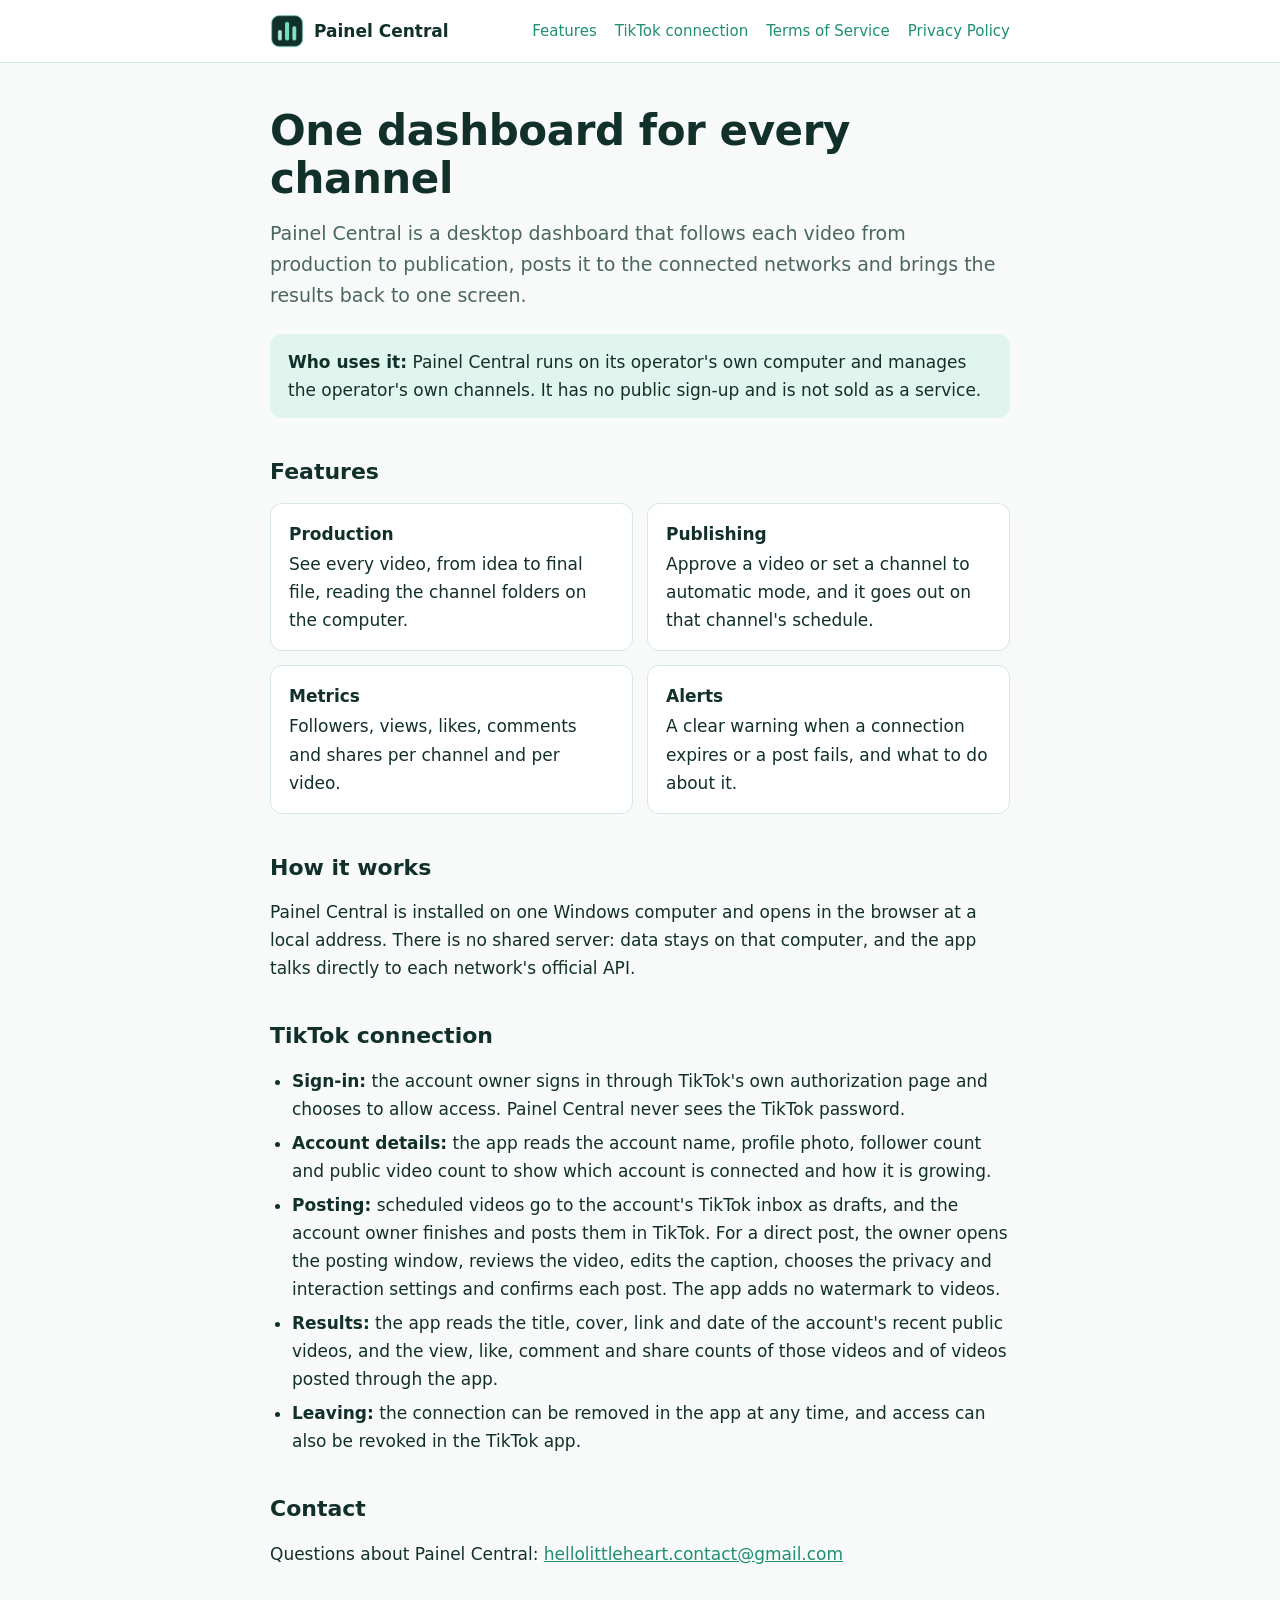
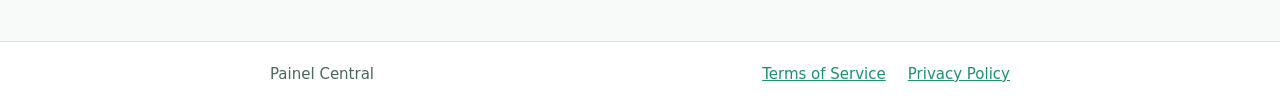
<file: index.html>
<!doctype html>
<html lang="en">
<head>
  <meta charset="utf-8">
  <meta name="viewport" content="width=device-width, initial-scale=1">
  <title>Painel Central</title>
  <meta name="description" content="Painel Central is a desktop dashboard for managing, publishing and measuring a small group of original video channels.">
  <link rel="icon" href="icon.png">
  <link rel="stylesheet" href="style.css">
</head>
<body>
  <header>
    <div class="miolo">
      <a class="marca" href="index.html"><img src="icon.png" alt=""> Painel Central</a>
      <nav>
        <a href="#features">Features</a>
        <a href="#tiktok">TikTok connection</a>
        <a href="terms.html">Terms of Service</a>
        <a href="privacy.html">Privacy Policy</a>
      </nav>
    </div>
  </header>

  <main class="miolo">
    <h1>One dashboard for every channel</h1>
    <p class="abertura">Painel Central is a desktop dashboard that follows each video from production to publication, posts it to the connected networks and brings the results back to one screen.</p>

    <p class="aviso"><strong>Who uses it:</strong> Painel Central runs on its operator's own computer and manages the operator's own channels. It has no public sign-up and is not sold as a service.</p>

    <h2 id="features">Features</h2>
    <ul class="blocos">
      <li><strong>Production</strong> See every video, from idea to final file, reading the channel folders on the computer.</li>
      <li><strong>Publishing</strong> Approve a video or set a channel to automatic mode, and it goes out on that channel's schedule.</li>
      <li><strong>Metrics</strong> Followers, views, likes, comments and shares per channel and per video.</li>
      <li><strong>Alerts</strong> A clear warning when a connection expires or a post fails, and what to do about it.</li>
    </ul>

    <h2>How it works</h2>
    <p>Painel Central is installed on one Windows computer and opens in the browser at a local address. There is no shared server: data stays on that computer, and the app talks directly to each network's official API.</p>

    <h2 id="tiktok">TikTok connection</h2>
    <ul>
      <li><strong>Sign-in:</strong> the account owner signs in through TikTok's own authorization page and chooses to allow access. Painel Central never sees the TikTok password.</li>
      <li><strong>Account details:</strong> the app reads the account name, profile photo, follower count and public video count to show which account is connected and how it is growing.</li>
      <li><strong>Posting:</strong> scheduled videos go to the account's TikTok inbox as drafts, and the account owner finishes and posts them in TikTok. For a direct post, the owner opens the posting window, reviews the video, edits the caption, chooses the privacy and interaction settings and confirms each post. The app adds no watermark to videos.</li>
      <li><strong>Results:</strong> the app reads the title, cover, link and date of the account's recent public videos, and the view, like, comment and share counts of those videos and of videos posted through the app.</li>
      <li><strong>Leaving:</strong> the connection can be removed in the app at any time, and access can also be revoked in the TikTok app.</li>
    </ul>

    <h2>Contact</h2>
    <p>Questions about Painel Central: <a href="mailto:hellolittleheart.contact@gmail.com">hellolittleheart.contact@gmail.com</a></p>
  </main>

  <footer>
    <div class="miolo">
      <span>Painel Central</span>
      <a href="terms.html">Terms of Service</a>
      <a href="privacy.html">Privacy Policy</a>
    </div>
  </footer>
</body>
</html>
</file>
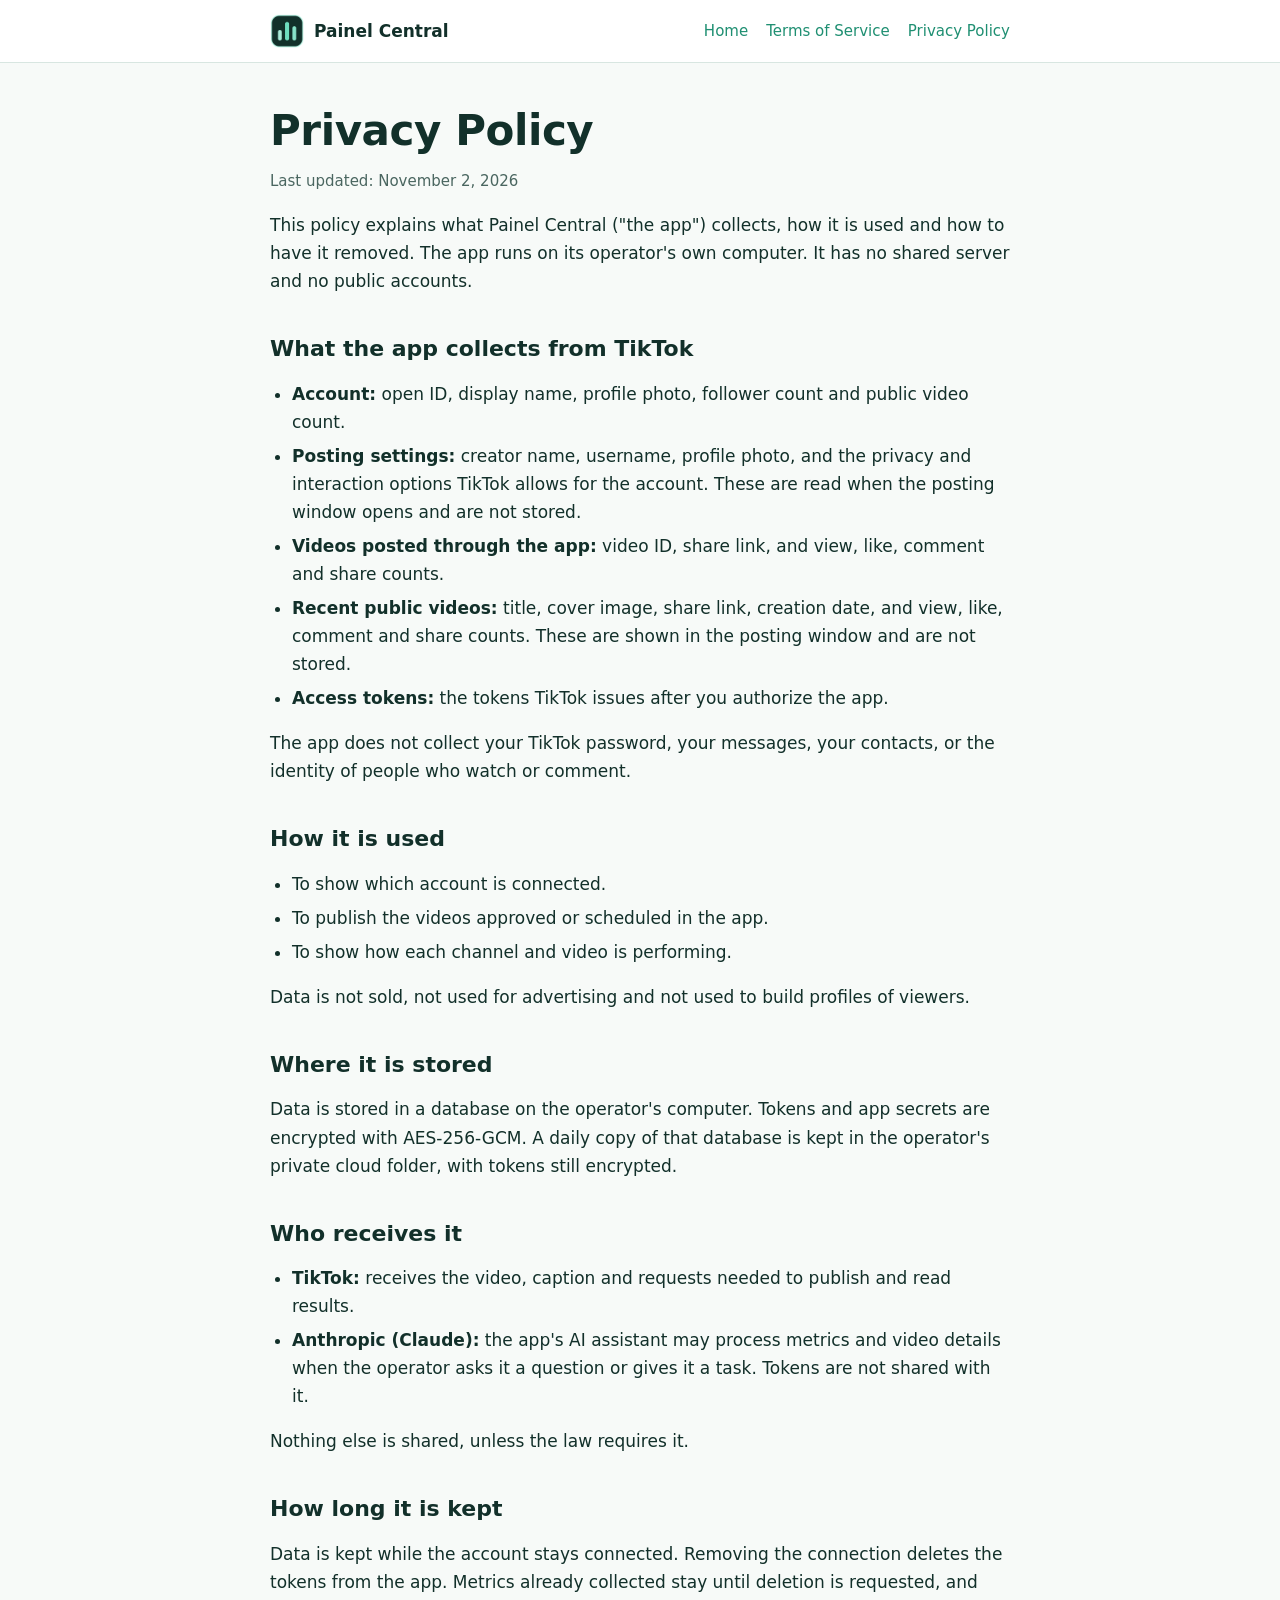
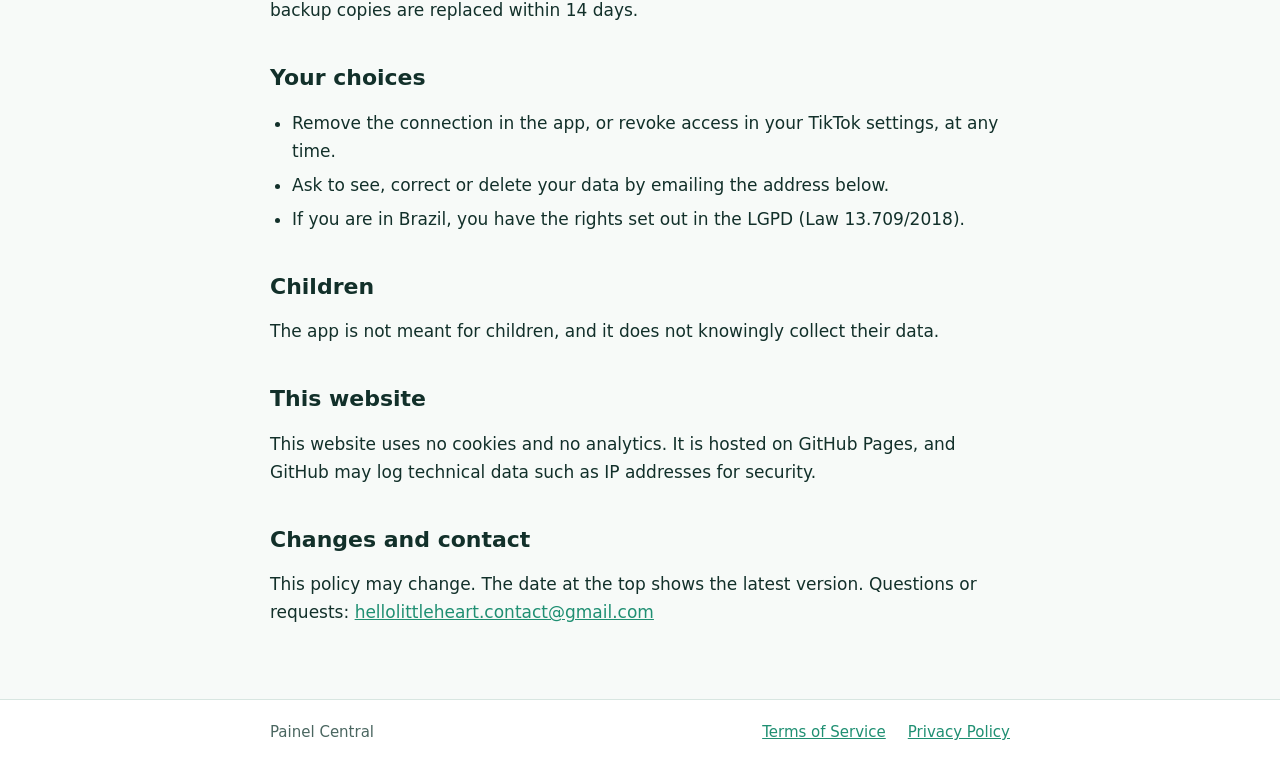
<file: privacy.html>
<!doctype html>
<html lang="en">
<head>
  <meta charset="utf-8">
  <meta name="viewport" content="width=device-width, initial-scale=1">
  <title>Privacy Policy</title>
  <meta name="description" content="Privacy Policy for Painel Central.">
  <link rel="icon" href="icon.png">
  <link rel="stylesheet" href="style.css">
</head>
<body>
  <header>
    <div class="miolo">
      <a class="marca" href="index.html"><img src="icon.png" alt=""> Painel Central</a>
      <nav>
        <a href="index.html">Home</a>
        <a href="terms.html">Terms of Service</a>
        <a href="privacy.html">Privacy Policy</a>
      </nav>
    </div>
  </header>

  <main class="miolo">
    <h1>Privacy Policy</h1>
    <p class="data">Last updated: November 2, 2026</p>
    <p>This policy explains what Painel Central ("the app") collects, how it is used and how to have it removed. The app runs on its operator's own computer. It has no shared server and no public accounts.</p>

    <h2>What the app collects from TikTok</h2>
    <ul>
      <li><strong>Account:</strong> open ID, display name, profile photo, follower count and public video count.</li>
      <li><strong>Posting settings:</strong> creator name, username, profile photo, and the privacy and interaction options TikTok allows for the account. These are read when the posting window opens and are not stored.</li>
      <li><strong>Videos posted through the app:</strong> video ID, share link, and view, like, comment and share counts.</li>
      <li><strong>Recent public videos:</strong> title, cover image, share link, creation date, and view, like, comment and share counts. These are shown in the posting window and are not stored.</li>
      <li><strong>Access tokens:</strong> the tokens TikTok issues after you authorize the app.</li>
    </ul>
    <p>The app does not collect your TikTok password, your messages, your contacts, or the identity of people who watch or comment.</p>

    <h2>How it is used</h2>
    <ul>
      <li>To show which account is connected.</li>
      <li>To publish the videos approved or scheduled in the app.</li>
      <li>To show how each channel and video is performing.</li>
    </ul>
    <p>Data is not sold, not used for advertising and not used to build profiles of viewers.</p>

    <h2>Where it is stored</h2>
    <p>Data is stored in a database on the operator's computer. Tokens and app secrets are encrypted with AES-256-GCM. A daily copy of that database is kept in the operator's private cloud folder, with tokens still encrypted.</p>

    <h2>Who receives it</h2>
    <ul>
      <li><strong>TikTok:</strong> receives the video, caption and requests needed to publish and read results.</li>
      <li><strong>Anthropic (Claude):</strong> the app's AI assistant may process metrics and video details when the operator asks it a question or gives it a task. Tokens are not shared with it.</li>
    </ul>
    <p>Nothing else is shared, unless the law requires it.</p>

    <h2>How long it is kept</h2>
    <p>Data is kept while the account stays connected. Removing the connection deletes the tokens from the app. Metrics already collected stay until deletion is requested, and backup copies are replaced within 14 days.</p>

    <h2>Your choices</h2>
    <ul>
      <li>Remove the connection in the app, or revoke access in your TikTok settings, at any time.</li>
      <li>Ask to see, correct or delete your data by emailing the address below.</li>
      <li>If you are in Brazil, you have the rights set out in the LGPD (Law 13.709/2018).</li>
    </ul>

    <h2>Children</h2>
    <p>The app is not meant for children, and it does not knowingly collect their data.</p>

    <h2>This website</h2>
    <p>This website uses no cookies and no analytics. It is hosted on GitHub Pages, and GitHub may log technical data such as IP addresses for security.</p>

    <h2>Changes and contact</h2>
    <p>This policy may change. The date at the top shows the latest version. Questions or requests: <a href="mailto:hellolittleheart.contact@gmail.com">hellolittleheart.contact@gmail.com</a></p>
  </main>

  <footer>
    <div class="miolo">
      <span>Painel Central</span>
      <a href="terms.html">Terms of Service</a>
      <a href="privacy.html">Privacy Policy</a>
    </div>
  </footer>
</body>
</html>
</file>
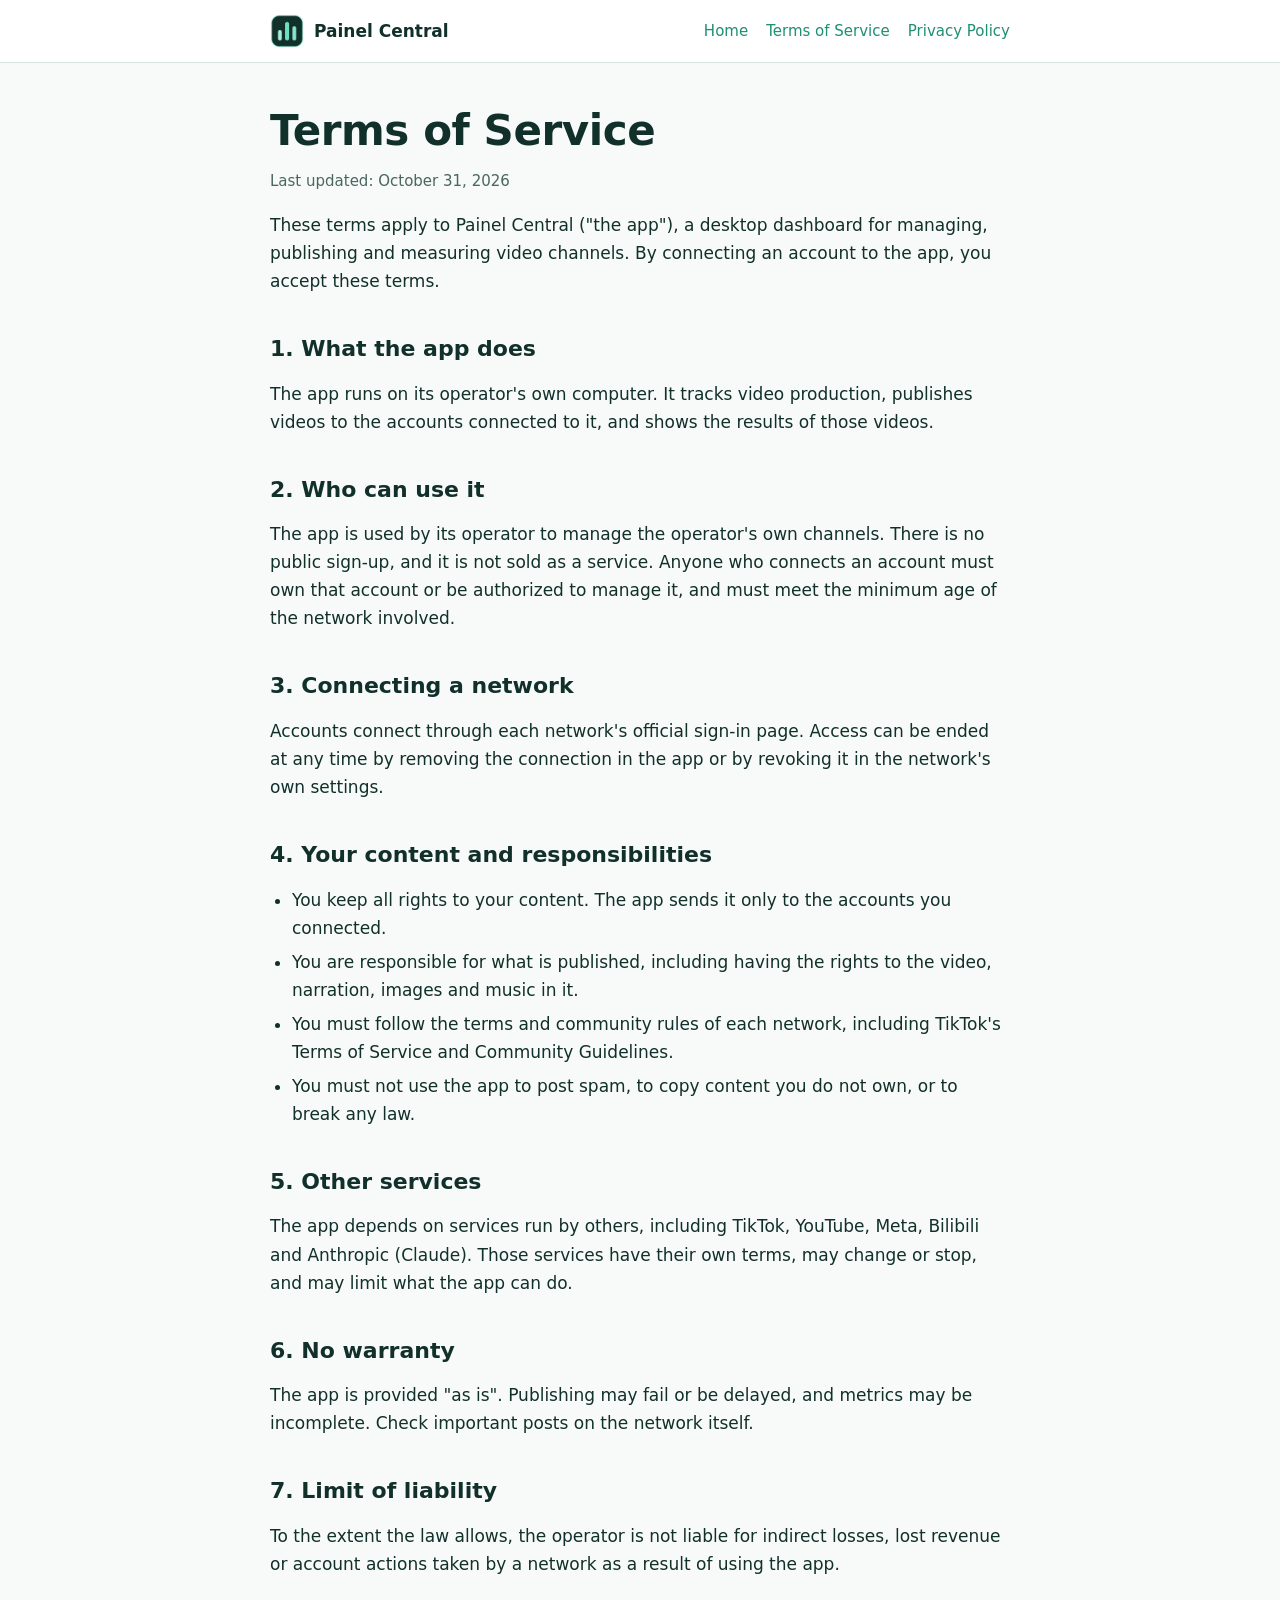
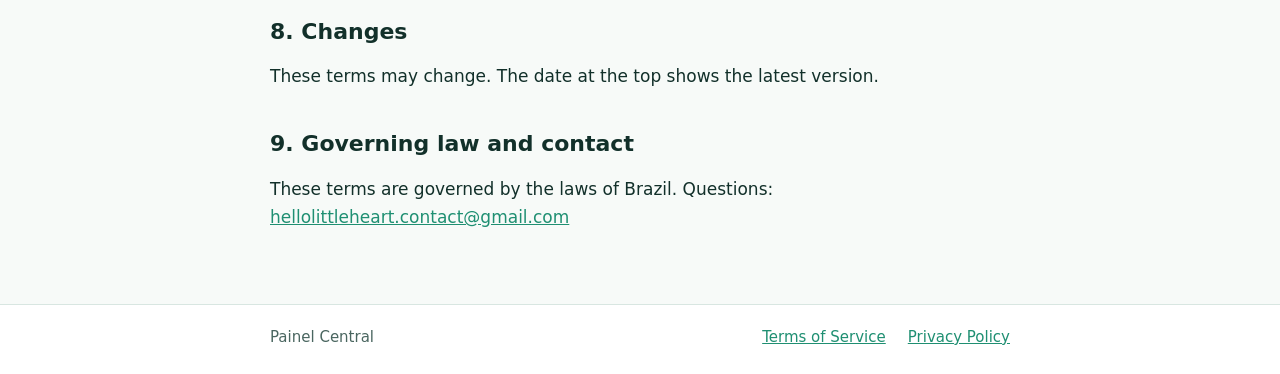
<file: terms.html>
<!doctype html>
<html lang="en">
<head>
  <meta charset="utf-8">
  <meta name="viewport" content="width=device-width, initial-scale=1">
  <title>Terms of Service</title>
  <meta name="description" content="Terms of Service for Painel Central.">
  <link rel="icon" href="icon.png">
  <link rel="stylesheet" href="style.css">
</head>
<body>
  <header>
    <div class="miolo">
      <a class="marca" href="index.html"><img src="icon.png" alt=""> Painel Central</a>
      <nav>
        <a href="index.html">Home</a>
        <a href="terms.html">Terms of Service</a>
        <a href="privacy.html">Privacy Policy</a>
      </nav>
    </div>
  </header>

  <main class="miolo">
    <h1>Terms of Service</h1>
    <p class="data">Last updated: October 31, 2026</p>
    <p>These terms apply to Painel Central ("the app"), a desktop dashboard for managing, publishing and measuring video channels. By connecting an account to the app, you accept these terms.</p>

    <h2>1. What the app does</h2>
    <p>The app runs on its operator's own computer. It tracks video production, publishes videos to the accounts connected to it, and shows the results of those videos.</p>

    <h2>2. Who can use it</h2>
    <p>The app is used by its operator to manage the operator's own channels. There is no public sign-up, and it is not sold as a service. Anyone who connects an account must own that account or be authorized to manage it, and must meet the minimum age of the network involved.</p>

    <h2>3. Connecting a network</h2>
    <p>Accounts connect through each network's official sign-in page. Access can be ended at any time by removing the connection in the app or by revoking it in the network's own settings.</p>

    <h2>4. Your content and responsibilities</h2>
    <ul>
      <li>You keep all rights to your content. The app sends it only to the accounts you connected.</li>
      <li>You are responsible for what is published, including having the rights to the video, narration, images and music in it.</li>
      <li>You must follow the terms and community rules of each network, including TikTok's Terms of Service and Community Guidelines.</li>
      <li>You must not use the app to post spam, to copy content you do not own, or to break any law.</li>
    </ul>

    <h2>5. Other services</h2>
    <p>The app depends on services run by others, including TikTok, YouTube, Meta, Bilibili and Anthropic (Claude). Those services have their own terms, may change or stop, and may limit what the app can do.</p>

    <h2>6. No warranty</h2>
    <p>The app is provided "as is". Publishing may fail or be delayed, and metrics may be incomplete. Check important posts on the network itself.</p>

    <h2>7. Limit of liability</h2>
    <p>To the extent the law allows, the operator is not liable for indirect losses, lost revenue or account actions taken by a network as a result of using the app.</p>

    <h2>8. Changes</h2>
    <p>These terms may change. The date at the top shows the latest version.</p>

    <h2>9. Governing law and contact</h2>
    <p>These terms are governed by the laws of Brazil. Questions: <a href="mailto:hellolittleheart.contact@gmail.com">hellolittleheart.contact@gmail.com</a></p>
  </main>

  <footer>
    <div class="miolo">
      <span>Painel Central</span>
      <a href="terms.html">Terms of Service</a>
      <a href="privacy.html">Privacy Policy</a>
    </div>
  </footer>
</body>
</html>
</file>
<file: style.css>
:root {
  --fundo: #f7faf8;
  --papel: #ffffff;
  --tinta: #12302a;
  --tinta-2: #4a6660;
  --linha: #d8e6e1;
  --menta: #1f8f72;
  --menta-clara: #dff5ee;
}
@media (prefers-color-scheme: dark) {
  :root {
    --fundo: #0c1f1b;
    --papel: #12302a;
    --tinta: #e6f4ef;
    --tinta-2: #a4c2ba;
    --linha: #24483f;
    --menta: #6fddbf;
    --menta-clara: #1a4238;
  }
}
* { box-sizing: border-box; }
html { -webkit-text-size-adjust: 100%; }
body {
  margin: 0;
  background: var(--fundo);
  color: var(--tinta);
  font: 17px/1.65 system-ui, -apple-system, "Segoe UI", Roboto, Arial, sans-serif;
}
a { color: var(--menta); }
.miolo { max-width: 780px; margin: 0 auto; padding: 0 20px; }

header { border-bottom: 1px solid var(--linha); background: var(--papel); }
header .miolo { display: flex; flex-wrap: wrap; align-items: center; gap: 8px 22px; padding-top: 14px; padding-bottom: 14px; }
.marca { display: flex; align-items: center; gap: 10px; margin-right: auto; color: var(--tinta); font-weight: 700; text-decoration: none; }
.marca img { width: 34px; height: 34px; }
nav { display: flex; flex-wrap: wrap; gap: 4px 18px; font-size: 15px; }
nav a { text-decoration: none; }
nav a:hover { text-decoration: underline; }

main.miolo { padding-top: 44px; padding-bottom: 56px; }
h1 { margin: 0 0 14px; font-size: clamp(30px, 6vw, 42px); line-height: 1.15; letter-spacing: -.01em; }
h2 { margin: 40px 0 8px; font-size: 22px; line-height: 1.25; }
.abertura { margin: 0; font-size: 19px; color: var(--tinta-2); }
.data { margin: 0 0 8px; font-size: 15px; color: var(--tinta-2); }
ul { padding-left: 22px; }
li { margin: 6px 0; }

.blocos { display: grid; grid-template-columns: repeat(auto-fit, minmax(280px, 1fr)); gap: 14px; margin: 18px 0 0; padding: 0; list-style: none; }
.blocos li { margin: 0; padding: 16px 18px; background: var(--papel); border: 1px solid var(--linha); border-radius: 12px; }
.blocos strong { display: block; margin-bottom: 2px; }

.aviso { margin: 22px 0 0; padding: 14px 18px; background: var(--menta-clara); border-radius: 12px; }

footer { border-top: 1px solid var(--linha); background: var(--papel); font-size: 15px; color: var(--tinta-2); }
footer .miolo { display: flex; flex-wrap: wrap; gap: 6px 22px; padding-top: 20px; padding-bottom: 24px; }
footer span { margin-right: auto; }
</file>
